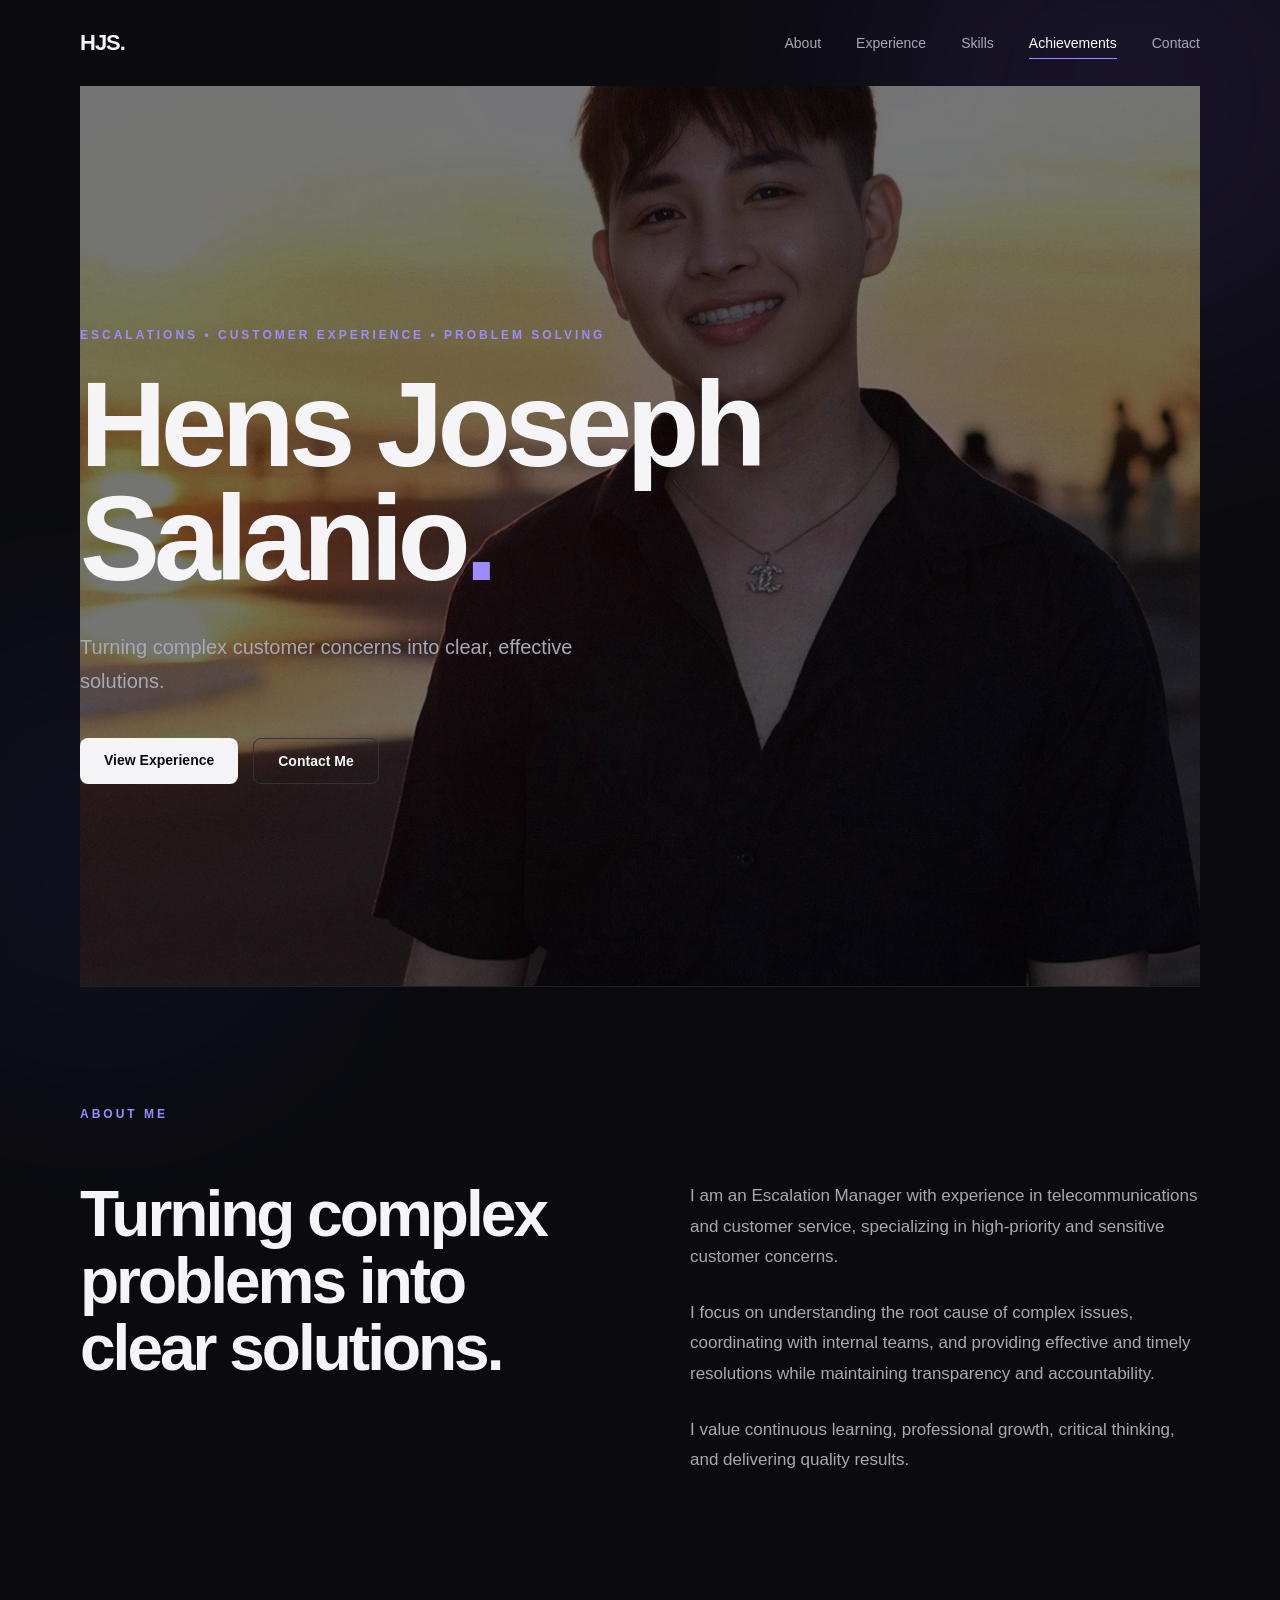
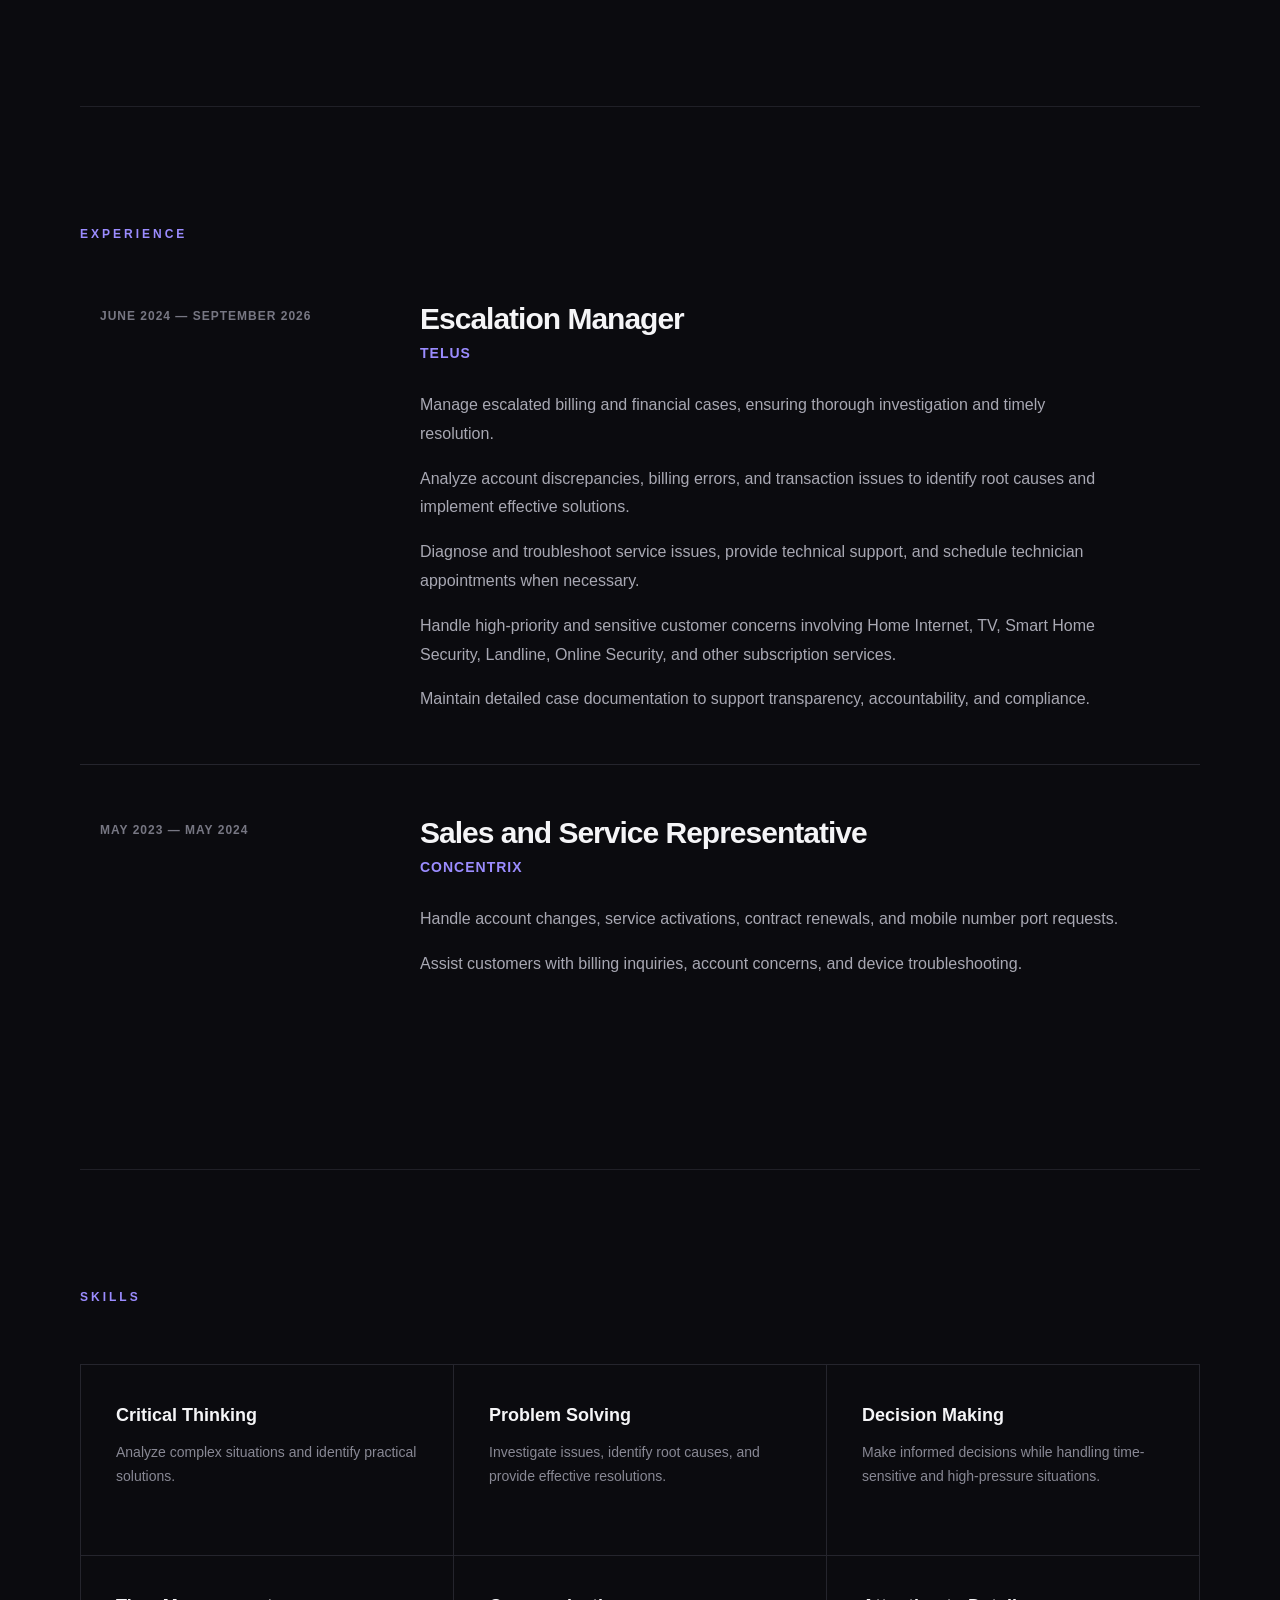
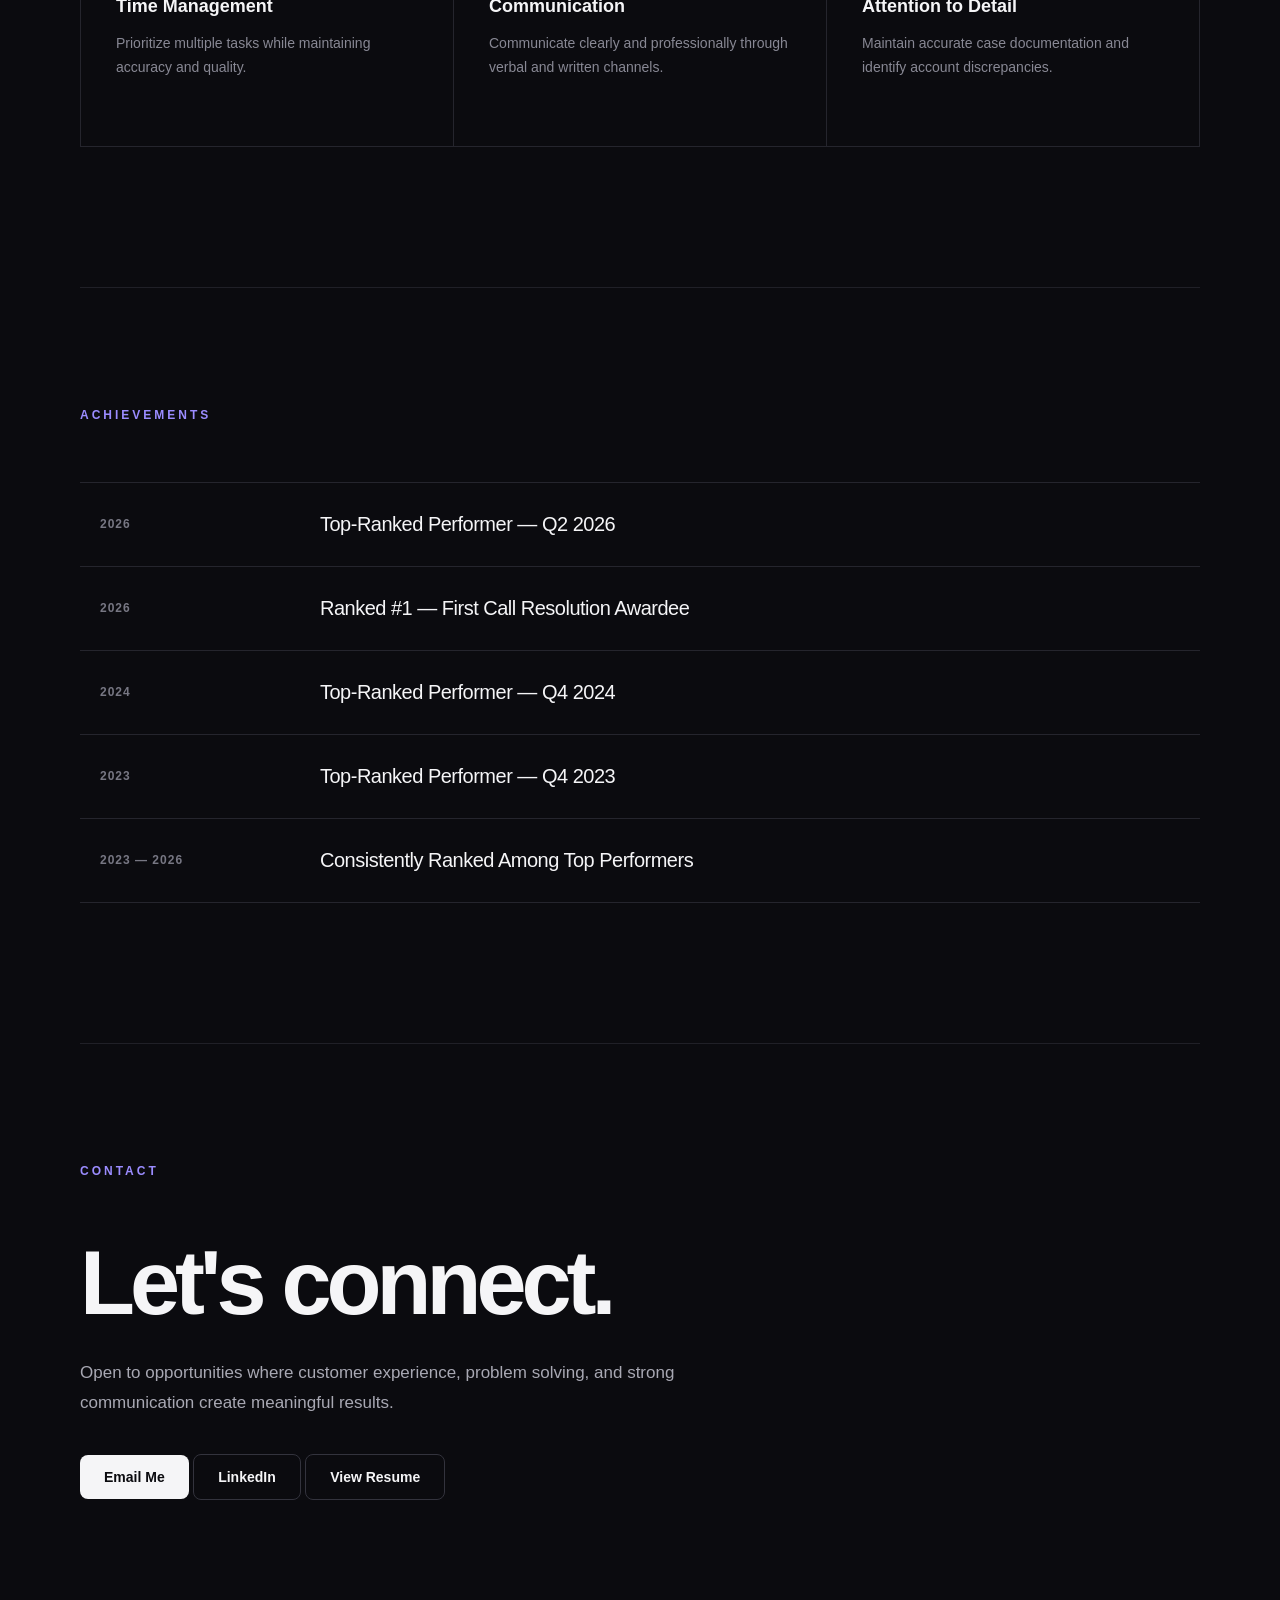
<file: index.html>
<!DOCTYPE html>
<html lang="en">

<head>
    <meta charset="UTF-8">
    <meta name="viewport" content="width=device-width, initial-scale=1.0">

    <title>Hens Joseph Salanio | Portfolio</title>

    <link rel="stylesheet" href="style.css">
</head>

<body>

    <!-- Navigation -->
    <nav>
        <div class="logo">HJS.</div>

        <div class="nav-links">
            <a href="#about">About</a>
            <a href="#experience">Experience</a>
            <a href="#skills">Skills</a>
            <a href="#achievements">Achievements</a>
            <a href="#contact">Contact</a>
        </div>
    </nav>


    <!-- Main Content -->
    <main>

        <!-- Hero Section -->
        <section class="hero">

            <p class="eyebrow">
                ESCALATIONS • CUSTOMER EXPERIENCE • PROBLEM SOLVING
            </p>

            <h1>
                Hens Joseph<br>
                Salanio<span>.</span>
            </h1>

            <p class="intro">
                Turning complex customer concerns into clear,
                effective solutions.
            </p>

            <div class="hero-buttons">

                <a href="#experience" class="btn primary">
                    View Experience
                </a>

                <a href="#contact" class="btn secondary">
                    Contact Me
                </a>

            </div>

            <img
                src="profile.jpg"
                alt="Hens Joseph Salanio"
                class="hero-photo"
            >

        </section>


        <!-- About Section -->
        <section class="about" id="about">

            <div class="section-label">
                ABOUT ME
            </div>

            <div class="about-content">

                <div class="about-heading">

                    <h2>
                        Turning complex problems
                        into clear solutions.
                    </h2>

                </div>

                <div class="about-text">

                    <p>
                        I am an Escalation Manager with experience in
                        telecommunications and customer service,
                        specializing in high-priority and sensitive
                        customer concerns.
                    </p>

                    <p>
                        I focus on understanding the root cause of
                        complex issues, coordinating with internal
                        teams, and providing effective and timely
                        resolutions while maintaining transparency
                        and accountability.
                    </p>

                    <p>
                        I value continuous learning, professional
                        growth, critical thinking, and delivering
                        quality results.
                    </p>

                </div>

            </div>

        </section>


        <!-- Experience Section -->
        <section class="experience" id="experience">

            <div class="section-label">
                EXPERIENCE
            </div>

            <div class="experience-list">

                <!-- TELUS -->
                <article class="experience-item">

                    <div class="experience-date">
                        JUNE 2024 — SEPTEMBER 2026
                    </div>

                    <div class="experience-details">

                        <h2>
                            Escalation Manager
                        </h2>

                        <h3>
                            TELUS
                        </h3>

                        <p>
                            Manage escalated billing and financial cases,
                            ensuring thorough investigation and timely
                            resolution.
                        </p>

                        <p>
                            Analyze account discrepancies, billing errors,
                            and transaction issues to identify root causes
                            and implement effective solutions.
                        </p>

                        <p>
                            Diagnose and troubleshoot service issues,
                            provide technical support, and schedule
                            technician appointments when necessary.
                        </p>

                        <p>
                            Handle high-priority and sensitive customer
                            concerns involving Home Internet, TV,
                            Smart Home Security, Landline, Online Security,
                            and other subscription services.
                        </p>

                        <p>
                            Maintain detailed case documentation to support
                            transparency, accountability, and compliance.
                        </p>

                    </div>

                </article>


                <!-- CONCENTRIX -->
                <article class="experience-item">

                    <div class="experience-date">
                        MAY 2023 — MAY 2024
                    </div>

                    <div class="experience-details">

                        <h2>
                            Sales and Service Representative
                        </h2>

                        <h3>
                            CONCENTRIX
                        </h3>

                        <p>
                            Handle account changes, service activations,
                            contract renewals, and mobile number port
                            requests.
                        </p>

                        <p>
                            Assist customers with billing inquiries,
                            account concerns, and device troubleshooting.
                        </p>

                    </div>

                </article>

            </div>

        </section>


        <!-- Skills Section -->
        <section class="skills" id="skills">

            <div class="section-label">
                SKILLS
            </div>

            <div class="skills-grid">

                <div class="skill-item">

                    <h3>
                        Critical Thinking
                    </h3>

                    <p>
                        Analyze complex situations and identify practical
                        solutions.
                    </p>

                </div>


                <div class="skill-item">

                    <h3>
                        Problem Solving
                    </h3>

                    <p>
                        Investigate issues, identify root causes, and
                        provide effective resolutions.
                    </p>

                </div>


                <div class="skill-item">

                    <h3>
                        Decision Making
                    </h3>

                    <p>
                        Make informed decisions while handling
                        time-sensitive and high-pressure situations.
                    </p>

                </div>


                <div class="skill-item">

                    <h3>
                        Time Management
                    </h3>

                    <p>
                        Prioritize multiple tasks while maintaining
                        accuracy and quality.
                    </p>

                </div>


                <div class="skill-item">

                    <h3>
                        Communication
                    </h3>

                    <p>
                        Communicate clearly and professionally through
                        verbal and written channels.
                    </p>

                </div>


                <div class="skill-item">

                    <h3>
                        Attention to Detail
                    </h3>

                    <p>
                        Maintain accurate case documentation and identify
                        account discrepancies.
                    </p>

                </div>

            </div>

        </section>


        <!-- Achievements Section -->
        <section class="achievements" id="achievements">

            <div class="section-label">
                ACHIEVEMENTS
            </div>

            <div class="achievement-list">

                <div class="achievement-item">

                    <span>
                        2026
                    </span>

                    <h3>
                        Top-Ranked Performer — Q2 2026
                    </h3>

                </div>


                <div class="achievement-item">

                    <span>
                        2026
                    </span>

                    <h3>
                        Ranked #1 — First Call Resolution Awardee
                    </h3>

                </div>


                <div class="achievement-item">

                    <span>
                        2024
                    </span>

                    <h3>
                        Top-Ranked Performer — Q4 2024
                    </h3>

                </div>


                <div class="achievement-item">

                    <span>
                        2023
                    </span>

                    <h3>
                        Top-Ranked Performer — Q4 2023
                    </h3>

                </div>


                <div class="achievement-item">

                    <span>
                        2023 — 2026
                    </span>

                    <h3>
                        Consistently Ranked Among Top Performers
                    </h3>

                </div>

            </div>

        </section>


        <!-- Contact Section -->
        <section class="contact" id="contact">

            <div class="section-label">
                CONTACT
            </div>

            <div class="contact-content">

                <h2>
                    Let's connect.
                </h2>

                <p>
                    Open to opportunities where customer experience,
                    problem solving, and strong communication create
                    meaningful results.
                </p>

                <a
                    href="mailto:hensjosephsalanio@gmail.com"
                    class="btn primary"
                >
                    Email Me
                </a>

                <a
                    href="https://www.linkedin.com/in/hens-joseph-salanio-164695438/"
                    class="btn secondary"
                    target="_blank"
                    rel="noopener noreferrer"
                >
                    LinkedIn
                </a>

                <a
                    href="resume.pdf"
                    class="btn secondary"
                    target="_blank"
                    rel="noopener noreferrer"
                >
                    View Resume
                </a>

            </div>

        </section>

    </main>


    <!-- JavaScript -->
    <script src="script.js"></script>

</body>

</html>
</file>
<file: style.css>
* {
    margin: 0;
    padding: 0;
    box-sizing: border-box;
}

html {
    scroll-behavior: smooth;
}

body {
    font-family: -apple-system, BlinkMacSystemFont, "Segoe UI", sans-serif;
    background: #0b0b0f;
    color: #f5f5f7;
    min-height: 100vh;
    overflow-x: hidden;
}


/* =========================
   BACKGROUND GLOW
========================= */

body::before {
    content: "";
    position: fixed;
    width: 500px;
    height: 500px;
    background: rgba(130, 90, 255, 0.12);
    filter: blur(120px);
    border-radius: 50%;
    top: -150px;
    right: -100px;
    z-index: -1;
}

body::after {
    content: "";
    position: fixed;
    width: 400px;
    height: 400px;
    background: rgba(70, 100, 255, 0.08);
    filter: blur(120px);
    border-radius: 50%;
    bottom: -150px;
    left: -100px;
    z-index: -1;
}


/* =========================
   NAVIGATION
========================= */

nav {
    width: 100%;
    max-width: 1200px;
    margin: 0 auto;
    padding: 30px 40px;

    display: flex;
    align-items: center;
    justify-content: space-between;

    position: relative;
    z-index: 10;
}

.logo {
    font-size: 22px;
    font-weight: 700;
    letter-spacing: -1px;
}

.nav-links {
    display: flex;
    gap: 35px;
}

.nav-links a {
    position: relative;

    color: #a8a8b3;
    text-decoration: none;

    font-size: 14px;

    transition: color 0.3s ease;
}

.nav-links a:hover {
    color: #ffffff;
}

.nav-links a.active {
    color: #ffffff;
}

.nav-links a.active::after {
    content: "";

    position: absolute;

    left: 0;
    bottom: -8px;

    width: 100%;
    height: 1px;

    background: #9b8cff;
}


/* =========================
   MAIN
========================= */

main {
    max-width: 1200px;
    margin: 0 auto;
    padding: 0 40px;
}


/* =========================
   HERO
========================= */

.hero {
    min-height: calc(100vh - 90px);

    display: flex;
    flex-direction: column;
    justify-content: center;

    padding-bottom: 80px;
}

.eyebrow {
    color: #9b8cff;

    font-size: 12px;
    font-weight: 600;

    letter-spacing: 3px;

    margin-bottom: 25px;
}

h1 {
    font-size: clamp(60px, 10vw, 120px);

    line-height: 0.95;

    letter-spacing: -6px;

    font-weight: 700;

    margin-bottom: 35px;
}

h1 span {
    color: #9b8cff;
    display: inline-block;
    animation: accentGlow 2.5s ease-in-out infinite;
}

@keyframes accentGlow {
    0% {
        opacity: 0.7;
        transform: translateY(0);
    }

    50% {
        opacity: 1;
        transform: translateY(-3px);
    }

    100% {
        opacity: 0.7;
        transform: translateY(0);
    }
}


.intro {
    max-width: 560px;

    color: #a8a8b3;

    font-size: 20px;

    line-height: 1.7;

    margin-bottom: 40px;
}


/* =========================
   BUTTONS
========================= */

.hero-buttons {
    display: flex;
    gap: 15px;
}

.btn {
    display: inline-block;

    text-decoration: none;

    padding: 14px 24px;

    border-radius: 8px;

    font-size: 14px;
    font-weight: 600;

    transition:
        transform 0.3s ease,
        background 0.3s ease,
        border-color 0.3s ease;
}

.primary {
    background: #f5f5f7;
    color: #0b0b0f;
}

.primary:hover {
    transform: translateY(-4px) scale(1.03);

    background: #ffffff;

    box-shadow:
        0 10px 30px rgba(155, 140, 255, 0.15);
}

.secondary {
    border: 1px solid #33333d;
    color: #f5f5f7;
}

.secondary:hover {
    transform: translateY(-3px);
    border-color: #777783;
}


/* =========================
   SECTION LABEL
========================= */

.section-label {
    color: #9b8cff;

    font-size: 12px;
    font-weight: 600;

    letter-spacing: 3px;

    margin-bottom: 60px;
}


/* =========================
   SCROLL REVEAL
========================= */

.reveal {
    opacity: 0;

    transform: translateY(120px) scale(0.97);

    transition:
        opacity 1.2s ease,
        transform 1.2s cubic-bezier(0.16, 1, 0.3, 1);
}

.reveal.show {
    opacity: 1;

    transform: translateY(0) scale(1);
}


/* =========================
   ABOUT
========================= */

.about {
    min-height: 80vh;

    padding: 120px 0 140px;

    border-top: 1px solid #202027;
}

.about-content {
    display: grid;

    grid-template-columns: 1fr 1fr;

    gap: 100px;

    align-items: start;
}

.about-heading h2 {
    font-size: clamp(38px, 5vw, 64px);

    line-height: 1.05;

    letter-spacing: -3px;

    font-weight: 600;
}

.about-text {
    max-width: 520px;
}

.about-text p {
    color: #a8a8b3;

    font-size: 17px;

    line-height: 1.8;

    margin-bottom: 25px;
}

.about-text p:last-child {
    margin-bottom: 0;
}


/* =========================
   EXPERIENCE
========================= */

.experience {
    padding: 120px 0 140px;

    border-top: 1px solid #202027;
}

.experience-list {
    display: flex;
    flex-direction: column;
}

.experience-item {
    position: relative;

    display: grid;

    grid-template-columns: 260px 1fr;

    gap: 60px;

    padding: 50px 20px;

    border-top: 1px solid #25252d;

    transition:
        transform 0.4s ease,
        background 0.4s ease,
        padding-left 0.4s ease;
}

.experience-item::before {
    content: "";

    position: absolute;

    left: 0;
    top: 0;

    width: 2px;
    height: 100%;

    background: #9b8cff;

    transform: scaleY(0);
    transform-origin: top;

    transition: transform 0.4s ease;
}

.experience-item:hover {
    background: rgba(155, 140, 255, 0.035);

    transform: translateX(6px);

    padding-left: 30px;
}

.experience-item:hover::before {
    transform: scaleY(1);
}

.experience-item:first-child {
    border-top: none;
    padding-top: 0;
}

.experience-date {
    color: #777783;

    font-size: 12px;
    font-weight: 600;

    letter-spacing: 1px;

    padding-top: 8px;
}

.experience-details {
    max-width: 700px;
}

.experience-details h2 {
    font-size: 30px;

    line-height: 1.2;

    letter-spacing: -1px;

    margin-bottom: 8px;
}

.experience-details h3 {
    color: #9b8cff;

    font-size: 14px;

    font-weight: 600;

    letter-spacing: 1px;

    margin-bottom: 30px;
}

.experience-details p {
    color: #a8a8b3;

    font-size: 16px;

    line-height: 1.8;

    margin-bottom: 16px;
}

.experience-details p:last-child {
    margin-bottom: 0;
}


/* =========================
   SKILLS
========================= */

.skills {
    padding: 120px 0 140px;

    border-top: 1px solid #202027;
}

.skills-grid {
    display: grid;

    grid-template-columns: repeat(3, 1fr);

    gap: 1px;

    background: #25252d;

    border: 1px solid #25252d;
}

.skill-item {
    position: relative;
    overflow: hidden;

    background: #0b0b0f;

    padding: 40px 35px;

    min-height: 190px;

    transition:
        background 0.4s ease,
        transform 0.4s ease,
        border-color 0.4s ease;
}

.skill-item::before {
    content: "";

    position: absolute;

    top: 0;
    left: 0;

    width: 100%;
    height: 2px;

    background: #9b8cff;

    transform: scaleX(0);
    transform-origin: left;

    transition: transform 0.4s ease;
}

.skill-item:hover {
    background: #111118;

    transform: translateY(-6px);
}

.skill-item:hover::before {
    transform: scaleX(1);
}
.skill-item h3 {
    font-size: 18px;

    margin-bottom: 15px;
}

.skill-item p {
    color: #888894;

    font-size: 14px;

    line-height: 1.7;
}


/* =========================
   ACHIEVEMENTS
========================= */

.achievements {
    padding: 120px 0 140px;

    border-top: 1px solid #202027;
}

.achievement-list {
    border-top: 1px solid #25252d;
}

.achievement-item {
    position: relative;

    display: grid;

    grid-template-columns: 180px 1fr;

    align-items: center;

    gap: 40px;

    padding: 30px 20px;

    border-bottom: 1px solid #25252d;

    transition:
        background 0.4s ease,
        transform 0.4s ease,
        padding-left 0.4s ease;
}

.achievement-item::before {
    content: "";

    position: absolute;

    left: 0;
    top: 0;

    width: 2px;
    height: 100%;

    background: #9b8cff;

    transform: scaleY(0);
    transform-origin: top;

    transition: transform 0.4s ease;
}

.achievement-item:hover {
    background: rgba(155, 140, 255, 0.035);

    transform: translateX(6px);

    padding-left: 30px;
}

.achievement-item:hover::before {
    transform: scaleY(1);
}

.achievement-item span {
    color: #777783;

    font-size: 12px;

    font-weight: 600;

    letter-spacing: 1px;
}

.achievement-item h3 {
    font-size: 20px;

    font-weight: 500;

    letter-spacing: -0.5px;
}


/* =========================
   CONTACT
========================= */

.contact {
    padding: 120px 0 160px;

    border-top: 1px solid #202027;
}

.contact-content {
    max-width: 700px;
}

.contact-content h2 {
    font-size: clamp(50px, 8vw, 90px);

    line-height: 1;

    letter-spacing: -5px;

    margin-bottom: 30px;

    transition:
        transform 0.5s ease,
        letter-spacing 0.5s ease;
}

.contact-content h2:hover {
    transform: translateX(8px);

    letter-spacing: -4px;
}

.contact-content p {
    max-width: 600px;

    color: #a8a8b3;

    font-size: 17px;

    line-height: 1.8;

    margin-bottom: 35px;
}


/* =========================
   MOBILE
========================= */

@media (max-width: 700px) {

    nav {
        padding: 25px 20px;
    }

    .nav-links {
        display: none;
    }

    main {
        padding: 0 20px;
    }

    h1 {
        letter-spacing: -4px;
    }

    .intro {
        font-size: 17px;
    }

    .hero-buttons {
        flex-direction: column;
        width: fit-content;
    }


    /* About */

    .about {
        padding: 90px 0 100px;
    }

    .section-label {
        margin-bottom: 40px;
    }

    .about-content {
        grid-template-columns: 1fr;

        gap: 45px;
    }

    .about-heading h2 {
        font-size: 40px;

        letter-spacing: -2px;
    }

    .about-text p {
        font-size: 16px;
    }


    /* Experience */

    .experience {
        padding: 90px 0 100px;
    }

    .experience-item {
        grid-template-columns: 1fr;

        gap: 20px;

        padding: 40px 0;
    }

    .experience-date {
        padding-top: 0;
    }

    .experience-details h2 {
        font-size: 26px;
    }


    /* Skills */

    .skills {
        padding: 90px 0 100px;
    }

    .skills-grid {
        grid-template-columns: 1fr;
    }

    .skill-item {
        min-height: auto;
    }


    /* Achievements */

    .achievements {
        padding: 90px 0 100px;
    }

    .achievement-item {
        grid-template-columns: 1fr;

        gap: 10px;

        padding: 25px 0;
    }

    .achievement-item h3 {
        font-size: 18px;
    }


    /* Contact */

    .contact {
        padding: 90px 0 120px;
    }

    .contact-content h2 {
        font-size: 55px;

        letter-spacing: -3px;
    }

    .contact-content p {
        font-size: 16px;
    }

}


/* =========================
   HERO ANIMATION
========================= */

.hero .eyebrow,
.hero h1,
.hero .intro,
.hero .hero-buttons {
    opacity: 0;
    transform: translateY(30px);
    animation: heroFadeUp 0.9s cubic-bezier(0.16, 1, 0.3, 1) forwards;
}

.hero .eyebrow {
    animation-delay: 0.2s;
}

.hero h1 {
    animation-delay: 0.4s;
}

.hero .intro {
    animation-delay: 0.6s;
}

.hero .hero-buttons {
    animation-delay: 0.8s;
}

@keyframes heroFadeUp {
    from {
        opacity: 0;
        transform: translateY(30px);
    }

    to {
        opacity: 1;
        transform: translateY(0);
    }
}

/* Full-Screen Hero Background */

.hero {
    position: relative;
    min-height: 100vh;
    display: flex;
    flex-direction: column;
    justify-content: center;
    overflow: hidden;
    padding-right: 0;
}

.hero-photo {
    position: absolute;
    inset: 0;
    width: 100%;
    height: 100%;
    object-fit: cover;
    object-position: center 25%;
    opacity: 1;
    z-index: 0;
    border-radius: 0;
    box-shadow: none;
}

/* Dark overlay for readability */

.hero::after {
    content: "";
    position: absolute;
    inset: 0;
    background: rgba(5, 5, 10, 0.55);
    z-index: 1;
}

.hero .eyebrow,
.hero h1,
.hero .intro,
.hero .hero-buttons {
    position: relative;
    z-index: 2;
}

/* Mobile */

@media (max-width: 768px) {

    .hero {
        min-height: 100svh;
        padding-right: 0;
    }

    .hero-photo {
        object-position: center top;
        opacity: 0.65;
    }

    .hero::after {
        background: rgba(5, 5, 10, 0.62);
    }

}

/* Move the entire hero content down */

.hero .eyebrow,
.hero h1,
.hero .intro,
.hero .hero-buttons {
    top: 60px;
}
</file>
